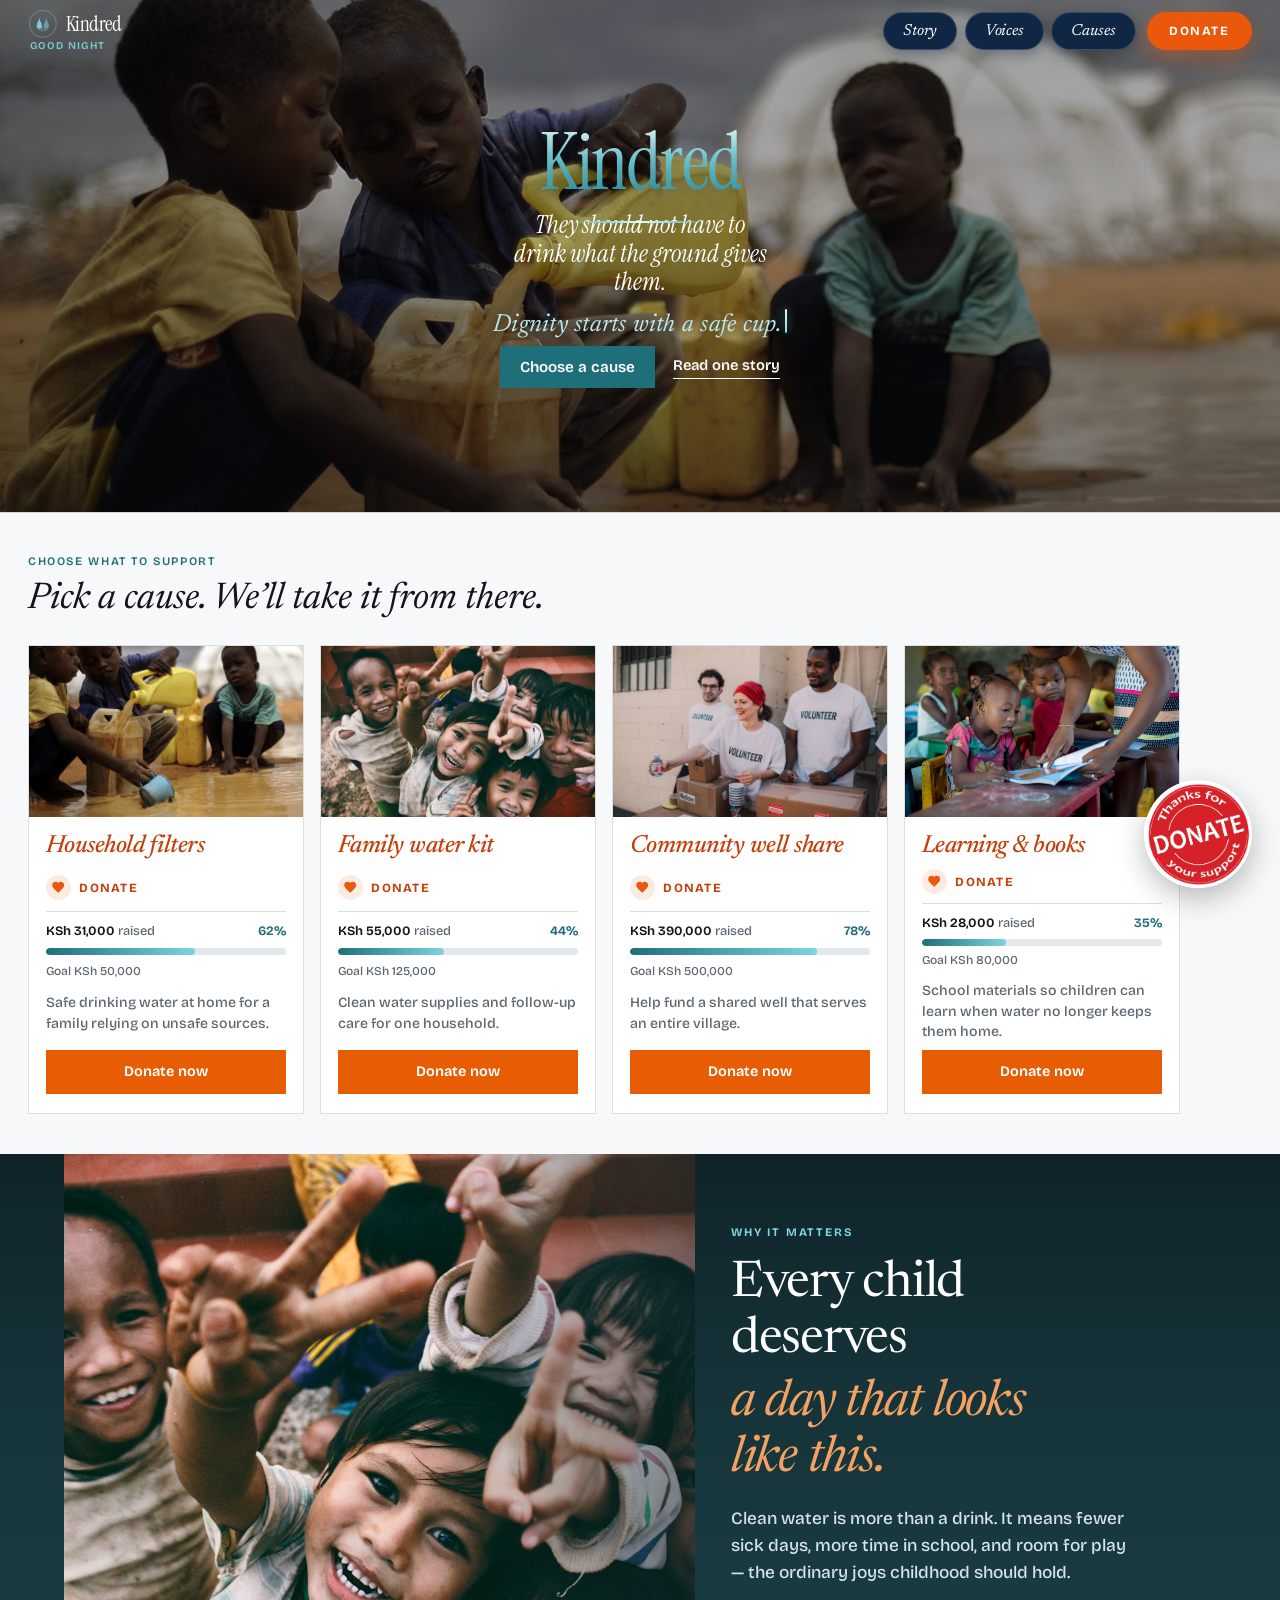
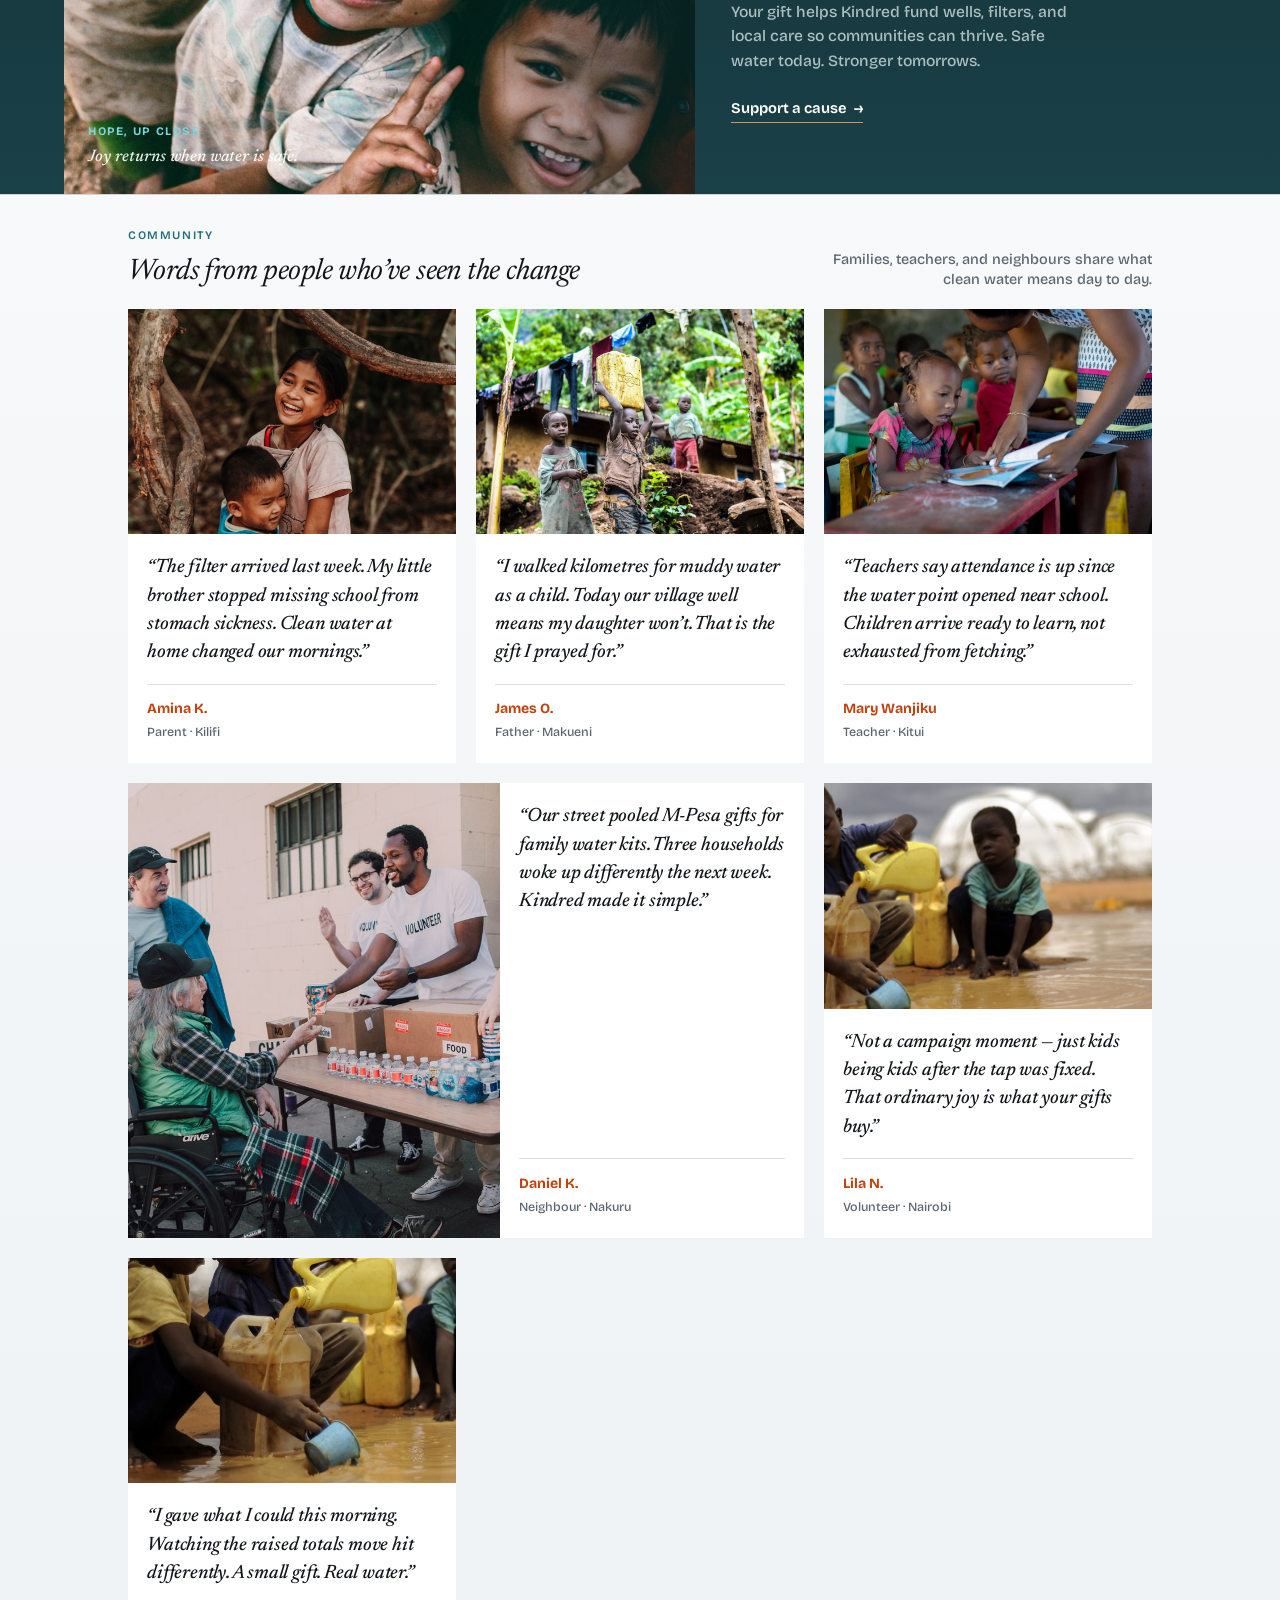
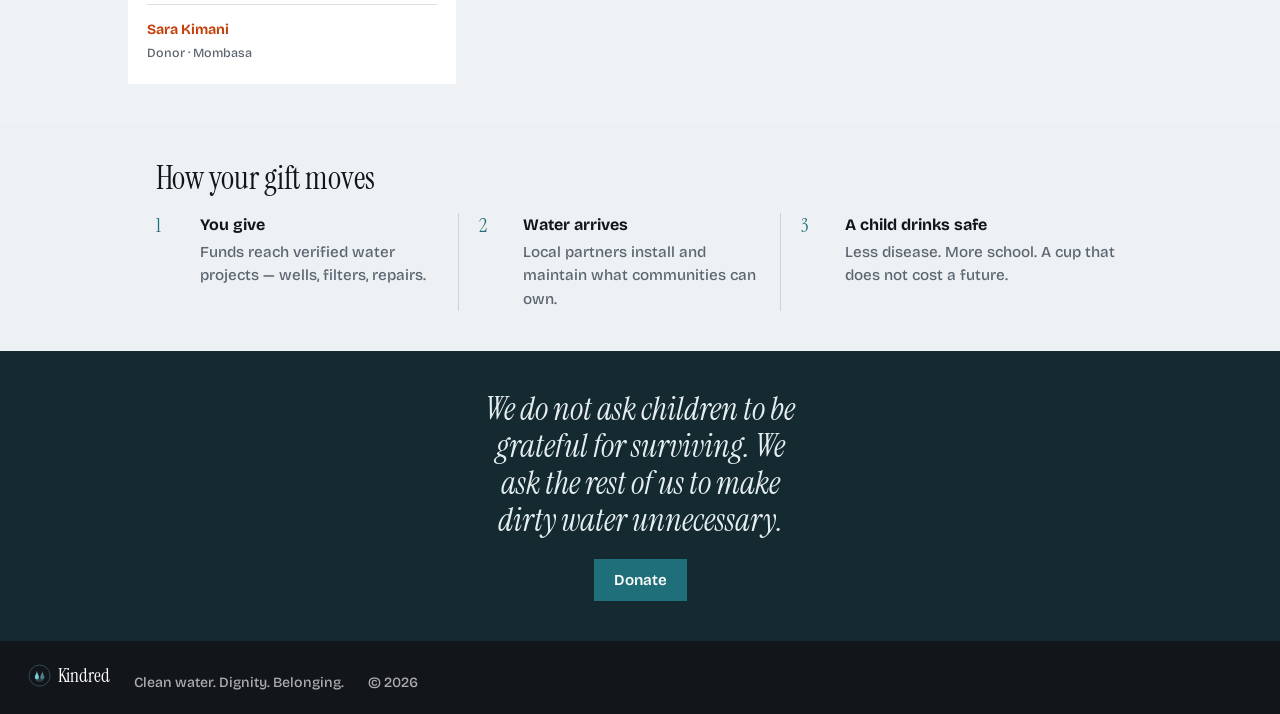
<file: index.html>
<!DOCTYPE html>
<html lang="en">
<head>
  <meta charset="UTF-8" />
  <meta name="viewport" content="width=device-width, initial-scale=1.0" />
  <title>Kindred — Clean water. Dignity. Belonging.</title>
  <meta name="description" content="Kindred brings clean water and dignity to children who collect it from the mud. Give once. Change a morning." />
  <link rel="preconnect" href="https://fonts.googleapis.com" />
  <link rel="preconnect" href="https://fonts.gstatic.com" crossorigin />
  <link href="https://fonts.googleapis.com/css2?family=Bricolage+Grotesque:opsz,wght@12..96,500;12..96,600;12..96,700&family=Instrument+Serif:ital@0;1&family=Newsreader:ital,opsz,wght@1,6..72,400;1,6..72,500&display=swap" rel="stylesheet" />
  <link rel="icon" href="assets/logo.svg" type="image/svg+xml" />
  <link rel="stylesheet" href="styles.css" />
</head>
<body>
  <a class="skip-link" href="#main">Skip to content</a>

  <header class="site-header" data-header>
    <div class="header-brand">
      <a class="logo" href="#top" aria-label="Kindred home">
        <span class="logo-mark" aria-hidden="true">
          <svg xmlns="http://www.w3.org/2000/svg" viewBox="0 0 64 64" fill="none">
            <circle cx="32" cy="32" r="29" stroke="currentColor" stroke-width="2.2" opacity="0.35"/>
            <path d="M24.5 18.5c0 7.2-5.8 11.8-5.8 18.2a5.8 5.8 0 1 0 11.6 0c0-6.4-5.8-11-5.8-18.2z" fill="currentColor" opacity="0.95"/>
            <path d="M39.5 18.5c0 7.2-5.8 11.8-5.8 18.2a5.8 5.8 0 1 0 11.6 0c0-6.4-5.8-11-5.8-18.2z" fill="currentColor" opacity="0.55"/>
            <ellipse cx="32" cy="44.5" rx="11" ry="4.2" fill="currentColor" opacity="0.22"/>
          </svg>
        </span>
        <span class="logo-word">Kindred</span>
      </a>
      <p class="label greeting header-greeting" data-greeting>
        <span class="greeting-text" data-greeting-text></span><span class="greeting-caret" aria-hidden="true"></span>
      </p>
    </div>
    <nav class="nav" aria-label="Primary">
      <a href="#story">Story</a>
      <a href="#voices">Voices</a>
      <a href="#causes">Causes</a>
      <a href="donate.html" class="nav-cta">Donate</a>
    </nav>
    <button class="menu-toggle" type="button" aria-label="Open menu" aria-expanded="false" data-menu-toggle>
      <span></span><span></span>
    </button>
  </header>

  <div class="mobile-nav" data-mobile-nav hidden>
    <a href="#story">Story</a>
    <a href="#voices">Voices</a>
    <a href="#causes">Causes</a>
    <a href="donate.html">Donate</a>
  </div>

  <main id="main">
    <section class="hero" id="top" data-hero-slider>
      <div class="hero-slides" aria-hidden="true">
        <img
          class="hero-img is-active"
          src="assets/hero.jpg"
          alt="Children collecting unsafe muddy water near aid tents"
          data-slide-img
        />
        <img
          class="hero-img"
          src="assets/hero-2.jpg"
          alt="Children laughing with hope in a rural community"
          data-slide-img
        />
      </div>
      <div class="hero-shade" aria-hidden="true"></div>
      <div class="hero-inner">
        <p class="brand" data-reveal data-delay="0" aria-label="Kindred">
          <span class="brand-letter" style="--i:0">K</span><span class="brand-letter" style="--i:1">i</span><span class="brand-letter" style="--i:2">n</span><span class="brand-letter" style="--i:3">d</span><span class="brand-letter" style="--i:4">r</span><span class="brand-letter" style="--i:5">e</span><span class="brand-letter" style="--i:6">d</span>
        </p>
        <div class="hero-copy" data-hero-copy>
          <h1 data-reveal data-delay="1">They should not have to drink what the ground gives them.</h1>
          <p class="lede type-line" data-reveal data-delay="2" data-type-line aria-live="polite">
            <span data-type-text></span><span class="type-caret" aria-hidden="true"></span>
          </p>
        </div>
        <div class="hero-actions" data-reveal data-delay="3">
          <a class="btn" href="#causes">Choose a cause</a>
          <a class="link-quiet" href="#story">Read one story</a>
        </div>
      </div>
    </section>

    <section class="causes" id="causes" aria-labelledby="causes-heading">
      <div class="causes-intro" data-reveal>
        <p class="label">Choose what to support</p>
        <h2 id="causes-heading">Pick a cause. We’ll take it from there.</h2>
      </div>

      <div class="cause-list">
        <a class="cause" href="donate.html?cause=filters" data-reveal>
          <div class="cause-media">
            <img src="assets/cause-filter.jpg" alt="Children collecting muddy water into plastic jerrycans" />
          </div>
          <div class="cause-body">
            <h3>Household filters</h3>
            <p class="cause-gift">
              <span class="cause-support" title="Support" aria-hidden="true">
                <svg viewBox="0 0 24 24" fill="none" xmlns="http://www.w3.org/2000/svg">
                  <path d="M12 21.35l-1.45-1.32C5.4 15.36 2 12.28 2 8.5 2 5.42 4.42 3 7.5 3c1.74 0 3.41.81 4.5 2.09C13.09 3.81 14.76 3 16.5 3 19.58 3 22 5.42 22 8.5c0 3.78-3.4 6.86-8.55 11.54L12 21.35z" fill="currentColor"/>
                </svg>
              </span>
              <span class="cause-donate-line">
                <span data-cause-type data-type-word="Donate"></span><span class="cause-type-caret" aria-hidden="true"></span>
              </span>
            </p>
            <div class="cause-fund" data-cause-fund="filters" data-goal="50000" data-base-raised="31000" style="--raised: 62">
              <div class="cause-fund-meta">
                <span><b data-raised-label>KSh 31,000</b> raised</span>
                <span data-raised-pct>62%</span>
              </div>
              <div class="cause-progress-bar" role="presentation"><span></span></div>
              <p class="cause-goal">Goal KSh 50,000</p>
            </div>
            <p class="cause-desc">Safe drinking water at home for a family relying on unsafe sources.</p>
            <span class="cause-cta">Donate now</span>
          </div>
        </a>
        <a class="cause" href="donate.html?cause=family" data-reveal data-delay="1">
          <div class="cause-media">
            <img src="assets/cause-family.jpg" alt="Children smiling despite worn clothes, looking up with hope" />
          </div>
          <div class="cause-body">
            <h3>Family water kit</h3>
            <p class="cause-gift">
              <span class="cause-support" title="Support" aria-hidden="true">
                <svg viewBox="0 0 24 24" fill="none" xmlns="http://www.w3.org/2000/svg">
                  <path d="M12 21.35l-1.45-1.32C5.4 15.36 2 12.28 2 8.5 2 5.42 4.42 3 7.5 3c1.74 0 3.41.81 4.5 2.09C13.09 3.81 14.76 3 16.5 3 19.58 3 22 5.42 22 8.5c0 3.78-3.4 6.86-8.55 11.54L12 21.35z" fill="currentColor"/>
                </svg>
              </span>
              <span class="cause-donate-line">
                <span data-cause-type data-type-word="Donate"></span><span class="cause-type-caret" aria-hidden="true"></span>
              </span>
            </p>
            <div class="cause-fund" data-cause-fund="family" data-goal="125000" data-base-raised="55000" style="--raised: 44">
              <div class="cause-fund-meta">
                <span><b data-raised-label>KSh 55,000</b> raised</span>
                <span data-raised-pct>44%</span>
              </div>
              <div class="cause-progress-bar" role="presentation"><span></span></div>
              <p class="cause-goal">Goal KSh 125,000</p>
            </div>
            <p class="cause-desc">Clean water supplies and follow-up care for one household.</p>
            <span class="cause-cta">Donate now</span>
          </div>
        </a>
        <a class="cause" href="donate.html?cause=well" data-reveal data-delay="2">
          <div class="cause-media">
            <img src="assets/cause-well.jpg" alt="Volunteers handing out water and aid supplies" />
          </div>
          <div class="cause-body">
            <h3>Community well share</h3>
            <p class="cause-gift">
              <span class="cause-support" title="Support" aria-hidden="true">
                <svg viewBox="0 0 24 24" fill="none" xmlns="http://www.w3.org/2000/svg">
                  <path d="M12 21.35l-1.45-1.32C5.4 15.36 2 12.28 2 8.5 2 5.42 4.42 3 7.5 3c1.74 0 3.41.81 4.5 2.09C13.09 3.81 14.76 3 16.5 3 19.58 3 22 5.42 22 8.5c0 3.78-3.4 6.86-8.55 11.54L12 21.35z" fill="currentColor"/>
                </svg>
              </span>
              <span class="cause-donate-line">
                <span data-cause-type data-type-word="Donate"></span><span class="cause-type-caret" aria-hidden="true"></span>
              </span>
            </p>
            <div class="cause-fund" data-cause-fund="well" data-goal="500000" data-base-raised="390000" style="--raised: 78">
              <div class="cause-fund-meta">
                <span><b data-raised-label>KSh 390,000</b> raised</span>
                <span data-raised-pct>78%</span>
              </div>
              <div class="cause-progress-bar" role="presentation"><span></span></div>
              <p class="cause-goal">Goal KSh 500,000</p>
            </div>
            <p class="cause-desc">Help fund a shared well that serves an entire village.</p>
            <span class="cause-cta">Donate now</span>
          </div>
        </a>
        <a class="cause" href="donate.html?cause=learning" data-reveal data-delay="3">
          <div class="cause-media">
            <img src="assets/cause-learn.jpg" alt="Teacher helping a young girl read at a worn classroom desk" />
          </div>
          <div class="cause-body">
            <h3>Learning &amp; books</h3>
            <p class="cause-gift">
              <span class="cause-support" title="Support" aria-hidden="true">
                <svg viewBox="0 0 24 24" fill="none" xmlns="http://www.w3.org/2000/svg">
                  <path d="M12 21.35l-1.45-1.32C5.4 15.36 2 12.28 2 8.5 2 5.42 4.42 3 7.5 3c1.74 0 3.41.81 4.5 2.09C13.09 3.81 14.76 3 16.5 3 19.58 3 22 5.42 22 8.5c0 3.78-3.4 6.86-8.55 11.54L12 21.35z" fill="currentColor"/>
                </svg>
              </span>
              <span class="cause-donate-line">
                <span data-cause-type data-type-word="Donate"></span><span class="cause-type-caret" aria-hidden="true"></span>
              </span>
            </p>
            <div class="cause-fund" data-cause-fund="learning" data-goal="80000" data-base-raised="28000" style="--raised: 35">
              <div class="cause-fund-meta">
                <span><b data-raised-label>KSh 28,000</b> raised</span>
                <span data-raised-pct>35%</span>
              </div>
              <div class="cause-progress-bar" role="presentation"><span></span></div>
              <p class="cause-goal">Goal KSh 80,000</p>
            </div>
            <p class="cause-desc">School materials so children can learn when water no longer keeps them home.</p>
            <span class="cause-cta">Donate now</span>
          </div>
        </a>
      </div>
    </section>

    <section class="story" id="story" data-story-slider>
      <div class="story-shell">
        <div class="story-visual" data-reveal>
          <div class="story-slides" aria-hidden="true">
            <img class="story-img is-active" src="assets/story-2.jpg" alt="" data-story-img />
            <img class="story-img" src="assets/hero-2.jpg" alt="" data-story-img />
            <img class="story-img" src="assets/cause-learn.jpg" alt="" data-story-img />
            <img class="story-img" src="assets/cause-family.jpg" alt="" data-story-img />
            <img class="story-img" src="assets/hero.jpg" alt="" data-story-img />
          </div>
          <div class="story-caption">
            <span class="story-visual-tag" data-story-tag>Hope, up close</span>
            <span class="story-visual-note" data-story-note>Joy returns when water is safe.</span>
          </div>
        </div>

        <div class="story-copy" data-reveal data-delay="1" data-story-copy>
          <p class="story-kicker" data-story-kicker>Why it matters</p>
          <h2 class="story-title">
            <span data-story-title-main>Every child deserves</span>
            <em data-story-title-em>a day that looks like this.</em>
          </h2>
          <p class="story-lead" data-story-lead>
            Clean water is more than a drink. It means fewer sick days, more time in school, and room for play — the ordinary joys childhood should hold.
          </p>
          <p class="story-body" data-story-body>
            Your gift helps Kindred fund wells, filters, and local care so communities can thrive. Safe water today. Stronger tomorrows.
          </p>
          <a class="story-link" href="#causes">Support a cause <span aria-hidden="true">→</span></a>
        </div>
      </div>
    </section>

    <section class="voices" id="voices" aria-labelledby="voices-heading" data-voices>
      <div class="voices-intro" data-reveal>
        <p class="label">Community</p>
        <div class="voices-intro-row">
          <h2 id="voices-heading">Words from people who’ve seen the change</h2>
          <p>Families, teachers, and neighbours share what clean water means day to day.</p>
        </div>
      </div>

      <div class="voices-grid">
        <article class="voice" data-reveal>
          <img src="assets/voice-1.jpg" alt="Two children laughing outdoors" />
          <blockquote>
            <p>“The filter arrived last week. My little brother stopped missing school from stomach sickness. Clean water at home changed our mornings.”</p>
            <footer>
              <cite>Amina K.</cite>
              <span>Parent · Kilifi</span>
            </footer>
          </blockquote>
        </article>

        <article class="voice" data-reveal data-delay="1">
          <img src="assets/voice-2.jpg" alt="Boy carrying a yellow water jerrycan on his head" />
          <blockquote>
            <p>“I walked kilometres for muddy water as a child. Today our village well means my daughter won’t. That is the gift I prayed for.”</p>
            <footer>
              <cite>James O.</cite>
              <span>Father · Makueni</span>
            </footer>
          </blockquote>
        </article>

        <article class="voice" data-reveal data-delay="2">
          <img src="assets/voice-6.jpg" alt="Child reading with a teacher in class" />
          <blockquote>
            <p>“Teachers say attendance is up since the water point opened near school. Children arrive ready to learn, not exhausted from fetching.”</p>
            <footer>
              <cite>Mary Wanjiku</cite>
              <span>Teacher · Kitui</span>
            </footer>
          </blockquote>
        </article>

        <article class="voice voice-wide" data-reveal>
          <img src="assets/voice-5.jpg" alt="Volunteers handing out water and aid" />
          <blockquote>
            <p>“Our street pooled M-Pesa gifts for family water kits. Three households woke up differently the next week. Kindred made it simple.”</p>
            <footer>
              <cite>Daniel K.</cite>
              <span>Neighbour · Nakuru</span>
            </footer>
          </blockquote>
        </article>

        <article class="voice" data-reveal data-delay="1">
          <img src="assets/voice-3.jpg" alt="Children collecting water near a puddle" />
          <blockquote>
            <p>“Not a campaign moment — just kids being kids after the tap was fixed. That ordinary joy is what your gifts buy.”</p>
            <footer>
              <cite>Lila N.</cite>
              <span>Volunteer · Nairobi</span>
            </footer>
          </blockquote>
        </article>

        <article class="voice" data-reveal data-delay="2">
          <img src="assets/voice-4.jpg" alt="Hands pouring water into a container" />
          <blockquote>
            <p>“I gave what I could this morning. Watching the raised totals move hit differently. A small gift. Real water.”</p>
            <footer>
              <cite>Sara Kimani</cite>
              <span>Donor · Mombasa</span>
            </footer>
          </blockquote>
        </article>
      </div>
    </section>

    <section class="path">
      <h2 data-reveal>How your gift moves</h2>
      <ol>
        <li data-reveal data-delay="0"><span>1</span><div><strong>You give</strong><p>Funds reach verified water projects — wells, filters, repairs.</p></div></li>
        <li data-reveal data-delay="1"><span>2</span><div><strong>Water arrives</strong><p>Local partners install and maintain what communities can own.</p></div></li>
        <li data-reveal data-delay="2"><span>3</span><div><strong>A child drinks safe</strong><p>Less disease. More school. A cup that does not cost a future.</p></div></li>
      </ol>
    </section>

    <section class="vow" data-reveal>
      <h2>We do not ask children to be grateful for surviving. We ask the rest of us to make dirty water unnecessary.</h2>
      <a class="btn" href="#causes">Donate</a>
    </section>
  </main>

  <footer class="site-footer">
    <strong class="footer-brand">
      <span class="logo-mark" aria-hidden="true">
        <svg xmlns="http://www.w3.org/2000/svg" viewBox="0 0 64 64" fill="none">
          <circle cx="32" cy="32" r="29" stroke="currentColor" stroke-width="2.2" opacity="0.35"/>
          <path d="M24.5 18.5c0 7.2-5.8 11.8-5.8 18.2a5.8 5.8 0 1 0 11.6 0c0-6.4-5.8-11-5.8-18.2z" fill="currentColor" opacity="0.95"/>
          <path d="M39.5 18.5c0 7.2-5.8 11.8-5.8 18.2a5.8 5.8 0 1 0 11.6 0c0-6.4-5.8-11-5.8-18.2z" fill="currentColor" opacity="0.55"/>
          <ellipse cx="32" cy="44.5" rx="11" ry="4.2" fill="currentColor" opacity="0.22"/>
        </svg>
      </span>
      Kindred
    </strong>
    <span>Clean water. Dignity. Belonging.</span>
    <span>© <span data-year></span></span>
  </footer>

  <a class="donate-float" href="donate.html" aria-label="Donate — thanks for your support">
    <img src="assets/donate-badge.jpg" alt="" width="120" height="120" />
  </a>

  <script src="script.js"></script>
</body>
</html>
</file>
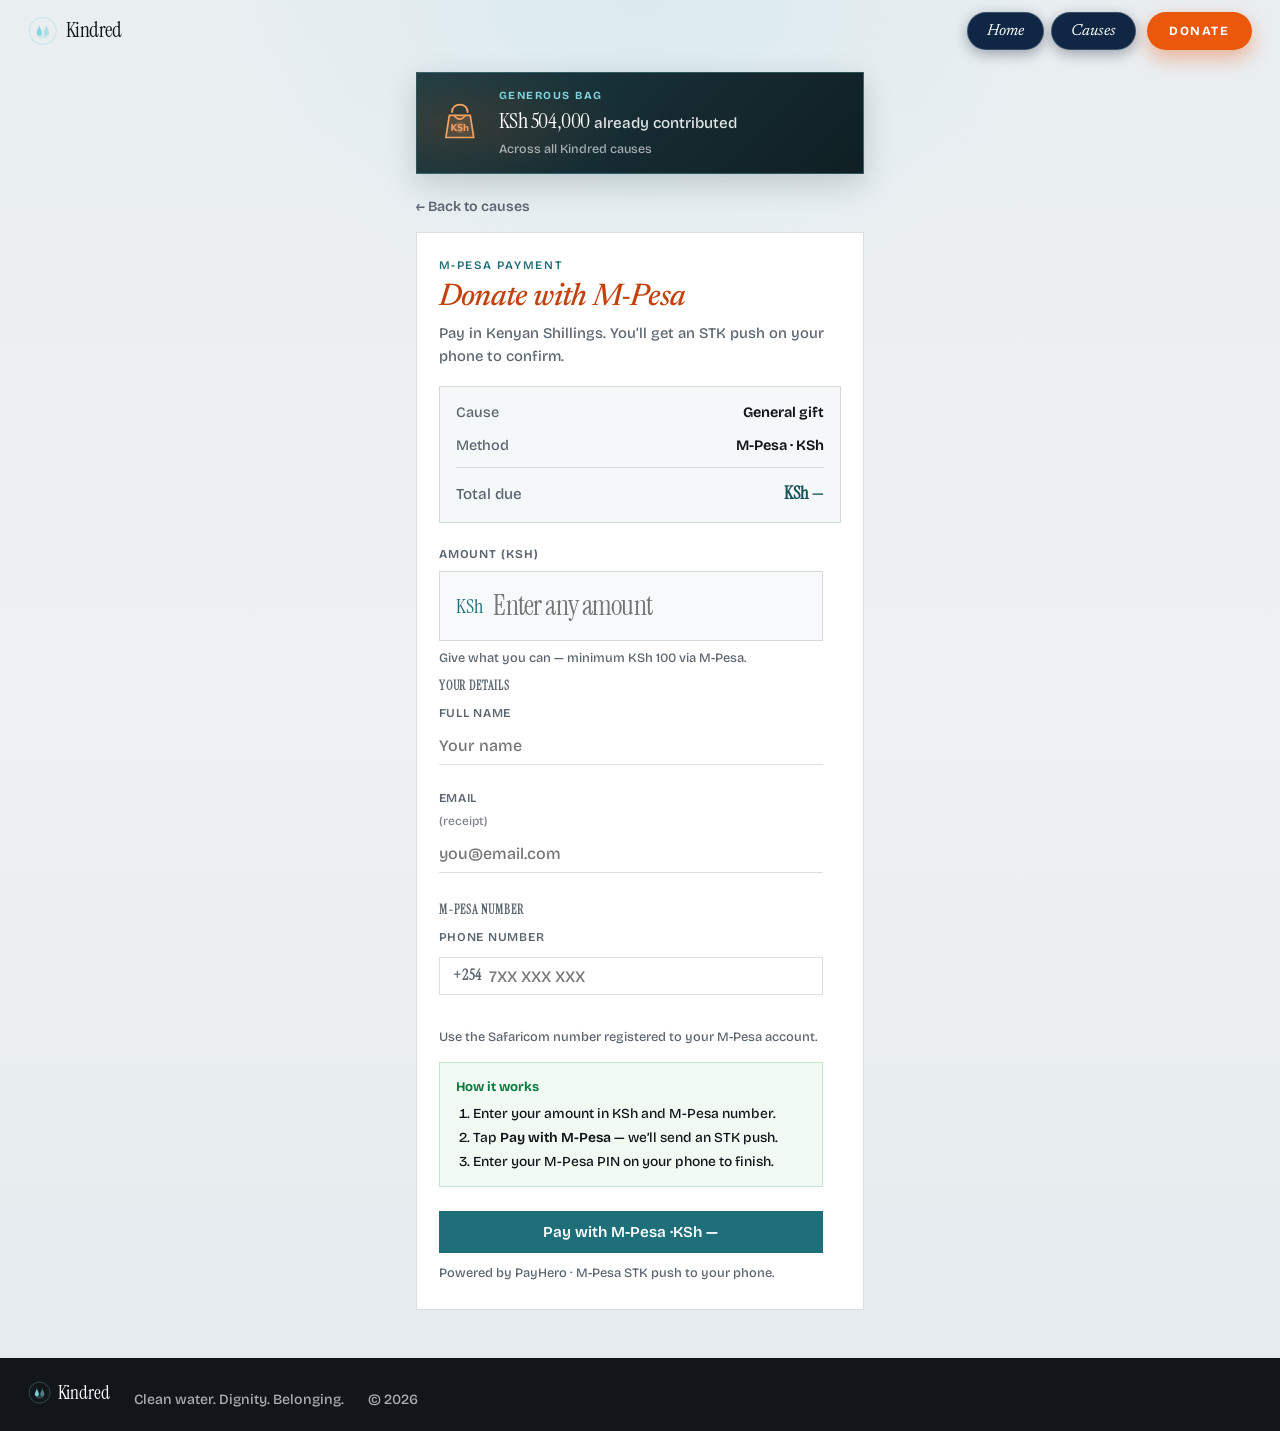
<file: donate.html>
<!DOCTYPE html>
<html lang="en">
<head>
  <meta charset="UTF-8" />
  <meta name="viewport" content="width=device-width, initial-scale=1.0" />
  <title>Donate — Kindred</title>
  <meta name="description" content="Donate to Kindred. Your gift funds clean water, dignity, and belonging for children who need it most." />
  <link rel="preconnect" href="https://fonts.googleapis.com" />
  <link rel="preconnect" href="https://fonts.gstatic.com" crossorigin />
  <link href="https://fonts.googleapis.com/css2?family=Bricolage+Grotesque:opsz,wght@12..96,500;12..96,600;12..96,700&family=Instrument+Serif:ital@0;1&family=Newsreader:ital,opsz,wght@1,6..72,400;1,6..72,500&display=swap" rel="stylesheet" />
  <link rel="icon" href="assets/logo.svg" type="image/svg+xml" />
  <link rel="stylesheet" href="styles.css" />
</head>
<body class="page-donate">
  <a class="skip-link" href="#main">Skip to content</a>

  <header class="site-header is-scrolled" data-header>
    <a class="logo" href="index.html" aria-label="Kindred home">
      <span class="logo-mark" aria-hidden="true">
        <svg xmlns="http://www.w3.org/2000/svg" viewBox="0 0 64 64" fill="none">
          <circle cx="32" cy="32" r="29" stroke="currentColor" stroke-width="2.2" opacity="0.35"/>
          <path d="M24.5 18.5c0 7.2-5.8 11.8-5.8 18.2a5.8 5.8 0 1 0 11.6 0c0-6.4-5.8-11-5.8-18.2z" fill="currentColor" opacity="0.95"/>
          <path d="M39.5 18.5c0 7.2-5.8 11.8-5.8 18.2a5.8 5.8 0 1 0 11.6 0c0-6.4-5.8-11-5.8-18.2z" fill="currentColor" opacity="0.55"/>
          <ellipse cx="32" cy="44.5" rx="11" ry="4.2" fill="currentColor" opacity="0.22"/>
        </svg>
      </span>
      <span class="logo-word">Kindred</span>
    </a>
    <nav class="nav" aria-label="Primary">
      <a href="index.html">Home</a>
      <a href="index.html#causes">Causes</a>
      <a href="donate.html" class="nav-cta" aria-current="page">Donate</a>
    </nav>
    <button class="menu-toggle" type="button" aria-label="Open menu" aria-expanded="false" data-menu-toggle>
      <span></span><span></span>
    </button>
  </header>

  <div class="mobile-nav" data-mobile-nav hidden>
    <a href="index.html">Home</a>
    <a href="index.html#causes">Causes</a>
    <a href="donate.html">Donate</a>
  </div>

  <div class="generous-bag" data-generous-bag>
    <div class="generous-bag-inner">
      <span class="generous-bag-icon" aria-hidden="true">
        <svg viewBox="0 0 64 64" fill="none" xmlns="http://www.w3.org/2000/svg">
          <path d="M22 18c0-5.5 4-9.5 10-9.5S42 12.5 42 18" stroke="currentColor" stroke-width="2.4" stroke-linecap="round"/>
          <path d="M18.5 22.5h27l4.5 28.5H14L18.5 22.5z" fill="currentColor" opacity="0.18"/>
          <path d="M18.5 22.5h27l4.5 28.5H14L18.5 22.5z" stroke="currentColor" stroke-width="2.2" stroke-linejoin="round"/>
          <path d="M25 22.5c1.8 3.2 4.2 4.8 7 4.8s5.2-1.6 7-4.8" stroke="currentColor" stroke-width="2.2" stroke-linecap="round"/>
          <circle cx="32" cy="38" r="7.5" fill="currentColor" opacity="0.22"/>
          <text x="32" y="42" text-anchor="middle" font-size="11" font-weight="700" fill="currentColor" font-family="system-ui,sans-serif">KSh</text>
        </svg>
      </span>
      <div class="generous-bag-copy">
        <p class="generous-bag-label">Generous bag</p>
        <p class="generous-bag-amount"><strong data-contributed-amount>KSh 0</strong> already contributed</p>
        <p class="generous-bag-meta" data-contributed-meta>Across all Kindred causes</p>
      </div>
    </div>
  </div>

  <main id="main" class="pay-shell">
    <a class="pay-back" href="index.html#causes">← Back to causes</a>

    <section class="pay-panel" id="donate">
      <header class="pay-head">
        <p class="label">M-Pesa payment</p>
        <h1 data-donate-title>Donate with M-Pesa</h1>
        <p class="pay-lede" data-donate-lede>Pay in Kenyan Shillings. You’ll get an STK push on your phone to confirm.</p>
      </header>

      <div class="pay-summary">
        <div class="pay-summary-row">
          <span>Cause</span>
          <strong data-donate-selected>General gift</strong>
        </div>
        <div class="pay-summary-row">
          <span>Method</span>
          <strong class="pay-method">M-Pesa · KSh</strong>
        </div>
        <div class="pay-summary-row pay-summary-total">
          <span>Total due</span>
          <strong data-pay-total>KSh —</strong>
        </div>
      </div>

      <form class="give-form donate-form" data-give-form novalidate>
        <input type="hidden" name="cause" value="" data-cause-input />
        <input type="hidden" name="method" value="mpesa" />

        <div class="amount-edit">
          <label class="amount-edit-label" for="donate-amount">Amount (KSh)</label>
          <div class="amount-edit-field">
            <span class="amount-prefix">KSh</span>
            <input
              id="donate-amount"
              type="number"
              name="donateAmount"
              data-donate-amount
              min="100"
              step="50"
              value=""
              required
              inputmode="numeric"
              placeholder="Enter any amount"
              aria-describedby="amount-hint"
            />
          </div>
          <p class="amount-hint" id="amount-hint">Give what you can — minimum KSh 100 via M-Pesa.</p>
        </div>

        <div class="pay-section">
          <h2 class="pay-section-title">Your details</h2>
          <div class="donate-fields">
            <label class="field">Full name <input type="text" name="name" required autocomplete="name" placeholder="Your name" /></label>
            <label class="field">Email <em>(receipt)</em>
              <input type="email" name="email" required autocomplete="email" placeholder="you@email.com" />
            </label>
          </div>
        </div>

        <div class="pay-section">
          <h2 class="pay-section-title">M-Pesa number</h2>
          <div class="donate-fields">
            <label class="field" for="mpesa-phone">Phone number
              <div class="mpesa-phone-field">
                <span class="mpesa-prefix" aria-hidden="true">+254</span>
                <input
                  id="mpesa-phone"
                  type="tel"
                  name="mpesaPhone"
                  data-mpesa-phone
                  required
                  inputmode="numeric"
                  autocomplete="tel-national"
                  placeholder="7XX XXX XXX"
                  maxlength="12"
                  pattern="[17][0-9\s]{8,11}"
                  aria-describedby="mpesa-hint"
                />
              </div>
            </label>
            <p class="amount-hint" id="mpesa-hint">Use the Safaricom number registered to your M-Pesa account.</p>
          </div>

          <div class="mpesa-steps">
            <p><strong>How it works</strong></p>
            <ol>
              <li>Enter your amount in KSh and M-Pesa number.</li>
              <li>Tap <em>Pay with M-Pesa</em> — we’ll send an STK push.</li>
              <li>Enter your M-Pesa PIN on your phone to finish.</li>
            </ol>
          </div>
        </div>

        <button type="submit" class="btn btn-block donate-submit">
          Pay with M-Pesa · <span data-submit-amount>KSh —</span>
        </button>
        <p class="pay-error" data-pay-error hidden></p>
        <p class="note">Powered by PayHero · M-Pesa STK push to your phone.</p>
      </form>

      <div class="give-thanks donate-thanks" data-thanks hidden>
        <p class="label">M-Pesa request sent</p>
        <h3>Check your phone.</h3>
        <p data-thanks-copy>Enter your M-Pesa PIN when the prompt appears. Your KSh gift will support clean water.</p>
        <button type="button" class="btn" data-thanks-close>Make another gift</button>
        <p class="note"><a class="link-quiet" href="index.html">← Back to home</a></p>
      </div>
    </section>
  </main>

  <footer class="site-footer">
    <strong class="footer-brand">
      <span class="logo-mark" aria-hidden="true">
        <svg xmlns="http://www.w3.org/2000/svg" viewBox="0 0 64 64" fill="none">
          <circle cx="32" cy="32" r="29" stroke="currentColor" stroke-width="2.2" opacity="0.35"/>
          <path d="M24.5 18.5c0 7.2-5.8 11.8-5.8 18.2a5.8 5.8 0 1 0 11.6 0c0-6.4-5.8-11-5.8-18.2z" fill="currentColor" opacity="0.95"/>
          <path d="M39.5 18.5c0 7.2-5.8 11.8-5.8 18.2a5.8 5.8 0 1 0 11.6 0c0-6.4-5.8-11-5.8-18.2z" fill="currentColor" opacity="0.55"/>
          <ellipse cx="32" cy="44.5" rx="11" ry="4.2" fill="currentColor" opacity="0.22"/>
        </svg>
      </span>
      Kindred
    </strong>
    <span>Clean water. Dignity. Belonging.</span>
    <span>© <span data-year></span></span>
  </footer>

  <script src="script.js"></script>
</body>
</html>
</file>
<file: styles.css>
/* Kindred — dense, direct, no wasted air */

:root {
  --ink: #12161a;
  --mute: #5c6670;
  --paper: #eef1f3;
  --snow: #f7f8f9;
  --line: rgba(18, 22, 26, 0.14);
  --mark: #1f6f7a;
  --mark-deep: #15545c;
  --ease: cubic-bezier(0.2, 1, 0.3, 1);
  --display: "Instrument Serif", Georgia, serif;
  --sans: "Bricolage Grotesque", system-ui, sans-serif;
  --g: clamp(1rem, 3vw, 1.75rem);
}

*, *::before, *::after { box-sizing: border-box; }

html {
  scroll-behavior: smooth;
  scroll-padding-top: 5.5rem;
}

body {
  margin: 0;
  font-family: var(--sans);
  font-size: 1.05rem;
  font-weight: 500;
  line-height: 1.55;
  color: var(--ink);
  background: var(--paper);
  -webkit-font-smoothing: antialiased;
}

img { display: block; max-width: 100%; }

a { color: inherit; }

h1, h2, h3 {
  font-family: var(--display);
  font-weight: 400;
  line-height: 1.15;
  margin: 0 0 0.55em;
}

p { margin: 0 0 0.75em; }
p:last-child { margin-bottom: 0; }

.sr-only {
  position: absolute;
  width: 1px;
  height: 1px;
  overflow: hidden;
  clip: rect(0, 0, 0, 0);
}

.skip-link {
  position: absolute;
  left: 1rem;
  top: -4rem;
  z-index: 100;
  padding: 0.6rem 0.9rem;
  background: var(--ink);
  color: #fff;
}
.skip-link:focus { top: 0.75rem; }

.label {
  font-size: 0.72rem;
  font-weight: 600;
  letter-spacing: 0.14em;
  text-transform: uppercase;
  color: var(--mark);
  margin-bottom: 0.5rem;
}

.greeting {
  display: inline-flex;
  align-items: center;
  min-height: 1.2em;
  letter-spacing: 0.12em;
}

.header-brand {
  display: flex;
  flex-direction: column;
  align-items: flex-start;
  gap: 0.05rem;
  line-height: 1.1;
}

.header-greeting {
  margin: 0;
  padding-left: 0.1rem;
  color: inherit;
  font-size: 0.65rem;
  font-weight: 650;
  text-transform: uppercase;
  letter-spacing: 0.12em;
  opacity: 0.9;
}

.site-header:not(.is-scrolled) .header-greeting {
  color: #7ed4de;
}

.site-header.is-scrolled .header-greeting {
  color: var(--mark);
}

.header-greeting .greeting-caret {
  background: currentColor;
  height: 0.75em;
}

.greeting-text {
  display: inline-block;
}

.greeting-caret {
  display: inline-block;
  width: 1.5px;
  height: 0.85em;
  margin-left: 0.2em;
  background: var(--mark);
  animation: caretBlink 0.9s steps(1) infinite;
  opacity: 0;
}

.greeting.is-typing .greeting-caret {
  opacity: 1;
}

.greeting.is-done .greeting-caret {
  animation: caretBlink 0.9s steps(1) 4;
  opacity: 0;
}

/* Header — compact */

.site-header {
  position: fixed;
  inset: 0 0 auto;
  z-index: 40;
  display: flex;
  align-items: center;
  justify-content: space-between;
  min-height: 3.85rem;
  height: auto;
  padding: 0.45rem var(--g);
  color: #fff;
}

.site-header.is-scrolled {
  color: var(--ink);
  background: rgba(250, 249, 247, 0.94);
  border-bottom: 1px solid var(--line);
  backdrop-filter: blur(8px);
}

.logo {
  display: inline-flex;
  align-items: center;
  gap: 0.55rem;
  font-family: var(--display);
  font-size: 1.3rem;
  text-decoration: none;
  letter-spacing: -0.02em;
}

.logo-mark {
  display: grid;
  place-items: center;
  width: 1.85rem;
  height: 1.85rem;
  color: #7ed4de;
  flex-shrink: 0;
}

.site-header.is-scrolled .logo-mark {
  color: var(--mark);
}

.logo-mark svg {
  width: 100%;
  height: 100%;
  display: block;
}

.logo-word {
  line-height: 1;
}

.nav {
  display: none;
  gap: 0.45rem;
  align-items: center;
}

.nav a {
  position: relative;
  display: inline-flex;
  align-items: center;
  justify-content: center;
  text-decoration: none;
  font-family: "Newsreader", "Instrument Serif", Georgia, serif;
  font-size: 1rem;
  font-style: italic;
  font-weight: 400;
  letter-spacing: -0.01em;
  color: inherit;
  padding: 0.55rem 1.2rem;
  min-height: 2.35rem;
  border: 1px solid transparent;
  border-radius: 999px;
  line-height: 1;
  white-space: nowrap;
  cursor: pointer;
  transition: color 0.2s, background 0.2s, border-color 0.2s, transform 0.2s var(--ease), box-shadow 0.2s;
}

.nav a:not(.nav-cta)::after {
  display: none;
}

.site-header:not(.is-scrolled) .nav a:not(.nav-cta) {
  color: #fff;
  background: #0f2744;
  border-color: rgba(255, 255, 255, 0.18);
  box-shadow: 0 4px 14px rgba(8, 20, 36, 0.35);
}

.site-header:not(.is-scrolled) .nav a:not(.nav-cta):hover,
.site-header:not(.is-scrolled) .nav a:not(.nav-cta):focus-visible {
  background: #173a5c;
  border-color: rgba(255, 255, 255, 0.35);
  transform: translateY(-1px);
}

.site-header.is-scrolled .nav a:not(.nav-cta) {
  color: #fff;
  background: #0f2744;
  border-color: #0f2744;
  box-shadow: 0 3px 10px rgba(15, 39, 68, 0.22);
}

.site-header.is-scrolled .nav a:not(.nav-cta):hover,
.site-header.is-scrolled .nav a:not(.nav-cta):focus-visible {
  color: #fff;
  background: #173a5c;
  border-color: #173a5c;
  transform: translateY(-1px);
}

.nav-cta {
  margin-left: 0.25rem;
  padding: 0.6rem 1.35rem !important;
  min-height: 2.35rem;
  font-family: var(--sans) !important;
  font-size: 0.78rem !important;
  font-style: normal !important;
  font-weight: 700 !important;
  letter-spacing: 0.12em !important;
  text-transform: uppercase;
  color: #fff !important;
  background: #e85d04;
  border: 1.5px solid rgba(255, 255, 255, 0.15);
  border-radius: 999px;
  box-shadow: 0 6px 16px rgba(232, 93, 4, 0.35);
  transition: background 0.2s, transform 0.2s var(--ease), box-shadow 0.2s !important;
}

.nav-cta::after {
  display: none !important;
}

.nav-cta:hover,
.nav-cta:focus-visible {
  background: #c2410c;
  transform: translateY(-2px);
  box-shadow: 0 10px 22px rgba(194, 65, 12, 0.4);
}

.site-header:not(.is-scrolled) .nav-cta {
  background: #ea580c;
  box-shadow: 0 8px 20px rgba(234, 88, 12, 0.4);
}

.site-header.is-scrolled .nav-cta {
  background: #e85d04;
}

.menu-toggle {
  width: 2.2rem;
  height: 2.2rem;
  border: 0;
  background: transparent;
  display: flex;
  flex-direction: column;
  justify-content: center;
  gap: 6px;
  cursor: pointer;
  color: inherit;
  padding: 0;
}

.menu-toggle span {
  width: 1.2rem;
  height: 1.5px;
  background: currentColor;
}

.menu-toggle[aria-expanded="true"] span:first-child {
  transform: translateY(3.75px) rotate(45deg);
}
.menu-toggle[aria-expanded="true"] span:last-child {
  transform: translateY(-3.75px) rotate(-45deg);
}

.mobile-nav {
  position: fixed;
  inset: 0;
  z-index: 30;
  display: flex;
  flex-direction: column;
  justify-content: center;
  gap: 1rem;
  padding: var(--g);
  background: var(--ink);
  color: #fff;
  transform: translateY(-105%);
  transition: transform 0.4s var(--ease);
}

.mobile-nav.is-open { transform: none; }
.mobile-nav[hidden] {
  display: flex;
  visibility: hidden;
  pointer-events: none;
}
.mobile-nav.is-open[hidden] {
  visibility: visible;
  pointer-events: auto;
}

.mobile-nav a {
  font-family: var(--display);
  font-size: 2.4rem;
  text-decoration: none;
}

@media (min-width: 760px) {
  .nav { display: flex; }
  .menu-toggle { display: none; }
}

.btn {
  display: inline-flex;
  align-items: center;
  justify-content: center;
  padding: 0.75rem 1.25rem;
  border: 0;
  background: var(--mark);
  color: #fff;
  font: 600 0.95rem var(--sans);
  text-decoration: none;
  cursor: pointer;
  transition: background 0.25s, transform 0.3s var(--ease), box-shadow 0.3s var(--ease);
}

.btn:hover {
  background: var(--mark-deep);
  transform: translateY(-2px);
  box-shadow: 0 8px 20px rgba(31, 111, 122, 0.28);
}

.btn:active {
  transform: translateY(0);
}

.btn-block { width: 100%; }

.link-quiet {
  font-size: 0.92rem;
  font-weight: 600;
  text-decoration: none;
  border-bottom: 1px solid currentColor;
  padding-bottom: 0.05rem;
  transition: opacity 0.25s;
}

.link-quiet:hover {
  opacity: 0.7;
}

/* Hero — full bleed, tight copy block */

.hero {
  position: relative;
  min-height: auto;
  height: min(62vh, 32rem);
  display: flex;
  align-items: center;
  justify-content: center;
  color: #fff;
  overflow: hidden;
  text-align: center;
}

@supports (height: 100dvh) {
  .hero {
    height: min(58dvh, 32rem);
  }
}

@media (max-width: 640px) {
  .hero {
    height: min(52vh, 26rem);
  }

  .hero-inner {
    padding: 3.5rem var(--g) 1.25rem;
  }

  .brand {
    font-size: clamp(2.6rem, 12vw, 3.6rem);
  }

  .hero h1 {
    font-size: 1.2rem;
  }
}

.hero-slides {
  position: absolute;
  inset: 0;
}

.hero-img {
  position: absolute;
  inset: 0;
  width: 100%;
  height: 100%;
  object-fit: cover;
  object-position: 50% 40%;
  opacity: 0;
  transform: scale(1.06);
  transition: opacity 1.2s var(--ease);
  animation: none;
}

.hero-img.is-active {
  opacity: 1;
  z-index: 1;
  animation: heroDrift 28s var(--ease) infinite alternate;
}

.hero-img:nth-child(2) {
  object-position: 45% 35%;
}

@keyframes heroDrift {
  to { transform: scale(1.12) translate(-1%, -0.6%); }
}

.hero-shade {
  position: absolute;
  inset: 0;
  z-index: 2;
  background:
    linear-gradient(180deg, rgba(10, 12, 14, 0.4) 0%, rgba(10, 12, 14, 0.35) 45%, rgba(10, 12, 14, 0.55) 100%);
  animation: shadeIn 1.2s var(--ease) both;
}

@keyframes shadeIn {
  from { opacity: 0; }
  to { opacity: 1; }
}

.hero-inner {
  position: relative;
  z-index: 3;
  width: min(100%, 36rem);
  padding: 3.25rem var(--g);
  margin: 0 auto;
}

.hero-copy {
  transition: opacity 0.45s var(--ease), transform 0.45s var(--ease);
}

.hero-copy.is-swap {
  opacity: 0;
  transform: translateY(0.5rem);
}

.brand {
  font-family: var(--display);
  font-size: clamp(3rem, 9vw, 5rem);
  line-height: 0.95;
  letter-spacing: -0.04em;
  margin: 0 0 0.7rem;
  display: flex;
  justify-content: center;
  flex-wrap: wrap;
  gap: 0;
  position: relative;
  text-shadow: 0 0.08em 0.35em rgba(8, 20, 24, 0.45);
}

.hero .brand[data-reveal] {
  opacity: 1;
  transform: none;
}

.brand::after {
  content: "";
  position: absolute;
  left: 50%;
  bottom: -0.28em;
  width: 0;
  height: 2px;
  background: linear-gradient(90deg, transparent, #7ed4de, #e8fbfd, #7ed4de, transparent);
  transform: translateX(-50%);
  border-radius: 2px;
}

.brand-letter {
  display: inline-block;
  background: linear-gradient(180deg, #e9fbfd 0%, #7ed4de 42%, #2a9aaa 100%);
  -webkit-background-clip: text;
  background-clip: text;
  color: transparent;
  -webkit-text-fill-color: transparent;
  opacity: 0;
  transform: translateY(0.85em) rotateX(40deg) scale(0.85);
  filter: blur(4px);
}

.hero .brand.is-visible {
  animation: none;
  transition: none;
}

.hero .brand.is-visible .brand-letter {
  animation: letterIn 0.7s var(--ease) forwards;
  animation-delay: calc(0.08s + var(--i) * 0.07s);
}

.hero .brand.is-visible::after {
  animation: brandLine 0.7s var(--ease) 0.65s forwards;
}

.hero .brand.is-visible .brand-letter:nth-child(odd) {
  animation-name: letterIn, letterGlow;
  animation-duration: 0.7s, 2.8s;
  animation-timing-function: var(--ease), ease-in-out;
  animation-delay: calc(0.08s + var(--i) * 0.07s), 1.1s;
  animation-fill-mode: forwards, none;
  animation-iteration-count: 1, infinite;
}

@keyframes letterIn {
  to {
    opacity: 1;
    transform: none;
    filter: blur(0);
  }
}

@keyframes letterGlow {
  0%, 100% {
    filter: brightness(1);
  }
  50% {
    filter: brightness(1.2);
  }
}

@keyframes brandLine {
  from { width: 0; opacity: 0; }
  to { width: min(100%, 8.5rem); opacity: 1; }
}

.hero h1 {
  font-size: clamp(1.15rem, 2.2vw, 1.55rem);
  font-style: italic;
  max-width: 22ch;
  margin: 0 auto 0.65rem;
  opacity: 0.95;
}

.lede {
  font-family: "Newsreader", "Instrument Serif", Georgia, serif;
  font-size: clamp(1.15rem, 2.6vw, 1.55rem);
  font-weight: 400;
  font-style: italic;
  font-optical-sizing: auto;
  line-height: 1.35;
  letter-spacing: 0.01em;
  max-width: 22ch;
  margin: 0 auto 1rem;
  min-height: 1.55em;
  color: #b8e8ef;
  text-shadow: 0 1px 12px rgba(8, 20, 24, 0.35);
}

.type-line {
  display: inline-flex;
  align-items: baseline;
  justify-content: center;
  gap: 0;
}

.type-caret {
  display: inline-block;
  width: 1.5px;
  height: 0.95em;
  margin-left: 0.15em;
  background: linear-gradient(180deg, #e9fbfd, #7ed4de);
  border-radius: 1px;
  animation: caretBlink 0.9s steps(1) infinite;
  vertical-align: baseline;
  position: relative;
  top: 0.08em;
  box-shadow: 0 0 8px rgba(126, 212, 222, 0.55);
}

@keyframes caretBlink {
  0%, 45% { opacity: 1; }
  50%, 100% { opacity: 0; }
}

.hero .lede.is-visible {
  opacity: 1;
}

.hero-actions {
  display: flex;
  flex-wrap: wrap;
  align-items: center;
  justify-content: center;
  gap: 0.85rem 1.1rem;
}

/* Strip — one tight band */

.strip {
  padding: 1.35rem var(--g);
  background: var(--ink);
  color: #e8e4de;
}

.strip p {
  margin: 0;
  max-width: 52rem;
  font-size: 1.05rem;
}

.strip strong {
  color: #fff;
  font-family: var(--display);
  font-weight: 400;
  font-size: 1.25em;
}

.story,
.voices,
.causes,
.path,
.vow,
#top {
  scroll-margin-top: 5.5rem;
}

.story {
  padding: 0;
  background:
    linear-gradient(180deg, #0f2428 0%, #16353b 42%, #1a4048 100%);
  color: #e8f2f3;
  overflow: hidden;
}

.story-shell {
  display: grid;
  gap: 0;
  max-width: 72rem;
  margin: 0 auto;
  min-height: min(78vh, 40rem);
}

.story-visual {
  position: relative;
  margin: 0;
  min-height: 18rem;
  overflow: hidden;
}

.story-slides {
  position: absolute;
  inset: 0;
}

.story-img {
  position: absolute;
  inset: 0;
  width: 100%;
  height: 100%;
  object-fit: cover;
  display: block;
  opacity: 0;
  transform: scale(1.06);
  filter: saturate(1.05) contrast(1.04);
  transition: opacity 1.1s var(--ease), transform 7s ease-out;
}

.story-img.is-active {
  opacity: 1;
  transform: scale(1);
  z-index: 1;
}

.story-visual::after {
  content: "";
  position: absolute;
  inset: 0;
  z-index: 2;
  background: linear-gradient(180deg, transparent 45%, rgba(15, 36, 40, 0.72) 100%);
  pointer-events: none;
}

.story-caption {
  position: absolute;
  left: var(--g);
  right: var(--g);
  bottom: 1.1rem;
  z-index: 3;
  display: flex;
  flex-direction: column;
  gap: 0.2rem;
  transition: opacity 0.35s ease, transform 0.35s var(--ease);
}

.story-caption.is-swap {
  opacity: 0;
  transform: translateY(0.4rem);
}

.story-copy {
  display: flex;
  flex-direction: column;
  justify-content: center;
  padding: 2.25rem var(--g) 2.75rem;
  transition: opacity 0.35s ease, transform 0.35s var(--ease);
}

.story-copy.is-swap {
  opacity: 0;
  transform: translateY(0.55rem);
}

.story-visual-tag {
  font-size: 0.72rem;
  font-weight: 700;
  letter-spacing: 0.14em;
  text-transform: uppercase;
  color: #7ed4de;
}

.story-visual-note {
  font-family: "Newsreader", "Instrument Serif", Georgia, serif;
  font-style: italic;
  font-size: 1.05rem;
  color: rgba(255, 255, 255, 0.92);
}

.story-copy {
  display: flex;
  flex-direction: column;
  justify-content: center;
  padding: 2.25rem var(--g) 2.75rem;
}

.story-kicker {
  margin: 0 0 0.85rem;
  font-size: 0.72rem;
  font-weight: 700;
  letter-spacing: 0.16em;
  text-transform: uppercase;
  color: #7ed4de;
}

.story-title {
  font-family: "Newsreader", "Instrument Serif", Georgia, serif;
  font-size: clamp(2rem, 5vw, 3.15rem);
  font-weight: 400;
  line-height: 1.12;
  letter-spacing: -0.025em;
  color: #fff;
  margin: 0 0 1.15rem;
  max-width: 12ch;
}

.story-title em {
  display: block;
  margin-top: 0.12em;
  font-style: italic;
  color: #f4a261;
}

.story-lead {
  margin: 0 0 0.85rem;
  max-width: 36ch;
  font-size: 1.08rem;
  line-height: 1.55;
  color: rgba(232, 242, 243, 0.92);
}

.story-body {
  margin: 0 0 1.5rem;
  max-width: 34ch;
  font-size: 0.98rem;
  line-height: 1.55;
  color: rgba(232, 242, 243, 0.72);
}

.story-link {
  display: inline-flex;
  align-items: center;
  gap: 0.45rem;
  align-self: flex-start;
  font-size: 0.92rem;
  font-weight: 650;
  color: #fff;
  text-decoration: none;
  border-bottom: 1.5px solid rgba(244, 162, 97, 0.85);
  padding-bottom: 0.15rem;
  transition: color 0.2s, border-color 0.2s, gap 0.25s var(--ease);
}

.story-link:hover {
  color: #f4a261;
  border-color: #f4a261;
  gap: 0.7rem;
}

@media (min-width: 860px) {
  .story-shell {
    grid-template-columns: 1.15fr 0.95fr;
  }

  .story-visual {
    min-height: 100%;
  }

  .story-visual::after {
    background: linear-gradient(90deg, transparent 55%, rgba(15, 36, 40, 0.55) 100%);
  }

  .story-caption {
    left: 1.5rem;
    right: auto;
    bottom: 1.5rem;
    max-width: 18rem;
  }

  .story-copy {
    padding: 3.5rem 3rem 3.5rem 2.25rem;
  }
}

/* Causes — choose what to support */

.causes {
  padding: 2.5rem var(--g);
  background: var(--snow);
  border-top: 1px solid var(--line);
}

.causes-intro {
  max-width: 34rem;
  margin-bottom: 1.5rem;
}

.causes-intro h2 {
  font-family: "Newsreader", "Instrument Serif", Georgia, serif;
  font-size: clamp(1.6rem, 3.5vw, 2.3rem);
  font-style: italic;
  margin: 0 0 0.45rem;
}

.causes-intro p:last-child {
  color: var(--mute);
  margin: 0;
}

.cause-list {
  display: grid;
  gap: 1rem;
  max-width: 72rem;
}

.cause {
  display: flex;
  flex-direction: column;
  text-decoration: none;
  border: 1px solid var(--line);
  background: #fff;
  overflow: hidden;
  transition: border-color 0.25s, transform 0.25s var(--ease), box-shadow 0.25s;
}

.cause:hover {
  border-color: var(--mark);
  transform: translateY(-3px);
  box-shadow: 0 12px 28px rgba(18, 22, 26, 0.1);
}

.cause-media {
  position: relative;
  aspect-ratio: 16 / 10;
  overflow: hidden;
  background: #d7dee3;
}

.cause-media img {
  width: 100%;
  height: 100%;
  object-fit: cover;
  transition: transform 0.5s var(--ease);
}

.cause:hover .cause-media img {
  transform: scale(1.05);
}

.cause-body {
  display: grid;
  gap: 0.45rem;
  padding: 1rem 1.05rem 1.15rem;
  flex: 1;
}

.cause h3 {
  font-family: "Newsreader", "Instrument Serif", Georgia, serif;
  font-size: clamp(1.35rem, 2.4vw, 1.55rem);
  font-weight: 500;
  font-style: italic;
  margin: 0;
  letter-spacing: -0.02em;
  line-height: 1.15;
  color: #c2410c;
}

.cause-gift {
  display: flex;
  align-items: center;
  flex-wrap: wrap;
  gap: 0.45rem 0.55rem;
  margin: 0;
  padding-bottom: 0.55rem;
  border-bottom: 1px solid var(--line);
}

.cause-support {
  display: inline-flex;
  align-items: center;
  justify-content: center;
  width: 1.55rem;
  height: 1.55rem;
  border-radius: 999px;
  background: rgba(234, 88, 12, 0.12);
  color: #ea580c;
  flex: 0 0 auto;
  animation: supportPulse 2.4s var(--ease) infinite;
}

.cause-support svg {
  width: 0.9rem;
  height: 0.9rem;
  display: block;
}

@keyframes supportPulse {
  0%, 100% { transform: scale(1); }
  50% { transform: scale(1.08); }
}

.cause-donate-line {
  display: inline-flex;
  align-items: center;
  min-height: 1.1em;
  min-width: 4.2ch;
  font-size: 0.78rem;
  font-weight: 700;
  letter-spacing: 0.1em;
  text-transform: uppercase;
  color: #c2410c;
}

.cause-type-caret {
  display: inline-block;
  width: 0.08em;
  height: 0.95em;
  margin-left: 0.08em;
  background: #ea580c;
  vertical-align: -0.08em;
  animation: causeCaret 0.85s steps(1) infinite;
}

.cause-donate-line.is-done .cause-type-caret {
  opacity: 0;
  animation: none;
}

@keyframes causeCaret {
  0%, 45% { opacity: 1; }
  50%, 100% { opacity: 0; }
}

.cause-gift strong {
  font-family: var(--display);
  font-size: 1.45rem;
  font-weight: 400;
  color: #ea580c;
  letter-spacing: -0.02em;
  line-height: 1;
}

.cause-fund {
  display: grid;
  gap: 0.35rem;
  margin: 0.15rem 0 0.1rem;
}

.cause-fund-meta {
  display: flex;
  justify-content: space-between;
  align-items: baseline;
  gap: 0.5rem;
  font-size: 0.8rem;
  color: var(--mute);
}

.cause-fund-meta b {
  color: var(--ink);
  font-weight: 650;
}

.cause-fund-meta span:last-child {
  font-weight: 650;
  color: var(--mark);
}

.cause-progress-bar {
  height: 0.45rem;
  border-radius: 999px;
  background: #e2e8eb;
  overflow: hidden;
}

.cause-progress-bar span {
  display: block;
  height: 100%;
  width: calc(var(--raised, 0) * 1%);
  max-width: 100%;
  border-radius: inherit;
  background: linear-gradient(90deg, var(--mark), #7ed4de);
}

.cause-goal {
  margin: 0;
  font-size: 0.75rem;
  color: var(--mute);
}

.cause-desc {
  margin: 0.15rem 0 0;
  color: var(--mute);
  font-size: 0.88rem;
  line-height: 1.45;
}

.cause-cta {
  display: inline-flex;
  align-items: center;
  justify-content: center;
  width: 100%;
  margin-top: auto;
  padding: 0.7rem 1rem;
  background: #e85d04;
  color: #fff;
  font-size: 0.9rem;
  font-weight: 650;
  letter-spacing: 0.01em;
  transition: background 0.25s, transform 0.25s var(--ease);
}

.cause:hover .cause-cta {
  background: #c2410c;
}

@media (min-width: 720px) {
  .cause-list {
    grid-template-columns: 1fr 1fr;
  }
}

@media (min-width: 1100px) {
  .cause-list {
    grid-template-columns: repeat(4, 1fr);
  }
}

@media (prefers-reduced-motion: reduce) {
  .cause:hover,
  .cause:hover .cause-media img {
    transform: none;
  }
}

/* Voices — community stories */

.voices {
  padding: 2rem var(--g) 2.5rem;
  background:
    linear-gradient(180deg, #f7f9fa 0%, #eef2f4 100%);
  border-top: 1px solid var(--line);
}

.voices-intro {
  max-width: 64rem;
  margin: 0 auto 1.15rem;
}

.voices-intro .label {
  margin: 0 0 0.35rem;
}

.voices-intro-row {
  display: grid;
  gap: 0.35rem 1.5rem;
  align-items: end;
}

.voices-intro h2 {
  font-family: "Newsreader", "Instrument Serif", Georgia, serif;
  font-size: clamp(1.35rem, 2.8vw, 1.85rem);
  font-style: italic;
  font-weight: 400;
  margin: 0;
  letter-spacing: -0.02em;
  line-height: 1.2;
  color: var(--ink);
  max-width: none;
}

.voices-intro p:not(.label) {
  margin: 0;
  color: var(--mute);
  max-width: 36ch;
  font-size: 0.9rem;
  line-height: 1.4;
}

@media (min-width: 820px) {
  .voices-intro-row {
    grid-template-columns: minmax(0, 1.2fr) minmax(0, 0.8fr);
  }

  .voices-intro p:not(.label) {
    text-align: right;
    justify-self: end;
  }
}

.voices-grid {
  display: grid;
  gap: 1.15rem;
  max-width: 64rem;
  margin: 0 auto;
}

.voice {
  display: grid;
  gap: 0;
  background: #fff;
  border: 0;
  overflow: hidden;
}

.voice img {
  width: 100%;
  aspect-ratio: 16 / 11;
  object-fit: cover;
  display: block;
}

.voice blockquote {
  margin: 0;
  padding: 1.25rem 1.2rem 1.35rem;
  display: flex;
  flex-direction: column;
  gap: 1rem;
  height: 100%;
}

.voice blockquote p {
  margin: 0;
  font-family: "Newsreader", "Instrument Serif", Georgia, serif;
  font-size: clamp(1.05rem, 2.2vw, 1.22rem);
  font-style: italic;
  line-height: 1.45;
  color: var(--ink);
  letter-spacing: -0.01em;
}

.voice blockquote footer {
  margin-top: auto;
  display: flex;
  flex-direction: column;
  gap: 0.15rem;
  padding-top: 0.85rem;
  border-top: 1px solid var(--line);
}

.voice cite {
  font-style: normal;
  font-size: 0.88rem;
  font-weight: 700;
  color: #c2410c;
}

.voice footer span {
  font-size: 0.78rem;
  color: var(--mute);
}

.voice:not(:has(img)) {
  background: #16353b;
  color: #e8f2f3;
}

.voice:not(:has(img)) blockquote p {
  color: #fff;
}

.voice:not(:has(img)) footer {
  border-top-color: rgba(255, 255, 255, 0.16);
}

.voice:not(:has(img)) cite {
  color: #f4a261;
}

.voice:not(:has(img)) footer span {
  color: rgba(232, 242, 243, 0.65);
}

@media (min-width: 720px) {
  .voices-grid {
    grid-template-columns: repeat(2, 1fr);
    gap: 1.25rem;
  }

  .voice-wide {
    grid-column: 1 / -1;
    grid-template-columns: 1.1fr 0.9fr;
    align-items: stretch;
  }

  .voice-wide img {
    aspect-ratio: auto;
    height: 100%;
    min-height: 16rem;
  }
}

@media (min-width: 980px) {
  .voices-grid {
    grid-template-columns: repeat(3, 1fr);
  }

  .voice-wide {
    grid-column: span 2;
  }
}

/* Path — dense rows */

.path {
  padding: 2.25rem var(--g) 2.5rem;
  background: var(--paper);
  max-width: 64rem;
  margin: 0 auto;
}

.path h2 {
  font-size: clamp(1.5rem, 3vw, 2rem);
  margin-bottom: 1rem;
}

.path ol {
  list-style: none;
  margin: 0;
  padding: 0;
  border-top: 1px solid var(--line);
}

.path li {
  display: grid;
  grid-template-columns: 2rem 1fr;
  gap: 0.75rem;
  padding: 0.95rem 0;
  border-bottom: 1px solid var(--line);
  align-items: start;
}

.path li span {
  font-family: var(--display);
  font-size: 1.25rem;
  color: var(--mark);
  line-height: 1.2;
}

.path strong {
  display: block;
  font-size: 1rem;
  margin-bottom: 0.2rem;
}

.path p {
  margin: 0;
  color: var(--mute);
  font-size: 0.95rem;
}

@media (min-width: 800px) {
  .path ol {
    display: grid;
    grid-template-columns: repeat(3, 1fr);
    border: 0;
    gap: 0;
  }

  .path li {
    border: 0;
    border-right: 1px solid var(--line);
    padding: 0 1.25rem 0 0;
    margin-right: 1.25rem;
  }

  .path li:last-child {
    border: 0;
    margin: 0;
    padding-right: 0;
  }
}

/* Vow */

.vow {
  padding: 2.5rem var(--g);
  background: #152a30;
  color: #e4eef0;
  text-align: center;
}

.vow h2 {
  max-width: 22ch;
  margin: 0 auto 1.25rem;
  text-align: center;
  font-size: clamp(1.4rem, 3vw, 2rem);
  font-style: italic;
}

.vow .btn {
  margin: 0 auto;
}

/* Donate / payment page */

.page-donate {
  background:
    radial-gradient(ellipse 60% 40% at 50% 0%, rgba(126, 212, 222, 0.14), transparent 55%),
    linear-gradient(180deg, #e9eef1 0%, var(--paper) 50%, #e4eaee 100%);
}

.page-donate .site-header {
  color: var(--ink);
}

.generous-bag {
  width: min(100% - 2 * var(--g), 28rem);
  margin: 4.5rem auto 0;
}

.generous-bag-inner {
  display: flex;
  align-items: center;
  gap: 0.9rem;
  padding: 0.95rem 1.1rem;
  background:
    radial-gradient(ellipse 70% 120% at 8% 50%, rgba(234, 88, 12, 0.14), transparent 55%),
    linear-gradient(135deg, #1a3d45 0%, #152a30 55%, #0f1f24 100%);
  color: #fff;
  border: 1px solid rgba(126, 212, 222, 0.28);
  box-shadow: 0 10px 28px rgba(15, 36, 40, 0.18);
  animation: bagSettle 0.7s var(--ease) both;
}

.generous-bag.is-pulse .generous-bag-inner {
  animation: bagPulse 0.65s var(--ease);
}

.generous-bag-icon {
  flex: 0 0 auto;
  width: 3.1rem;
  height: 3.1rem;
  color: #f4a261;
  display: grid;
  place-items: center;
}

.generous-bag-icon svg {
  width: 100%;
  height: 100%;
  display: block;
}

.generous-bag-copy {
  min-width: 0;
}

.generous-bag-label {
  margin: 0 0 0.15rem;
  font-size: 0.68rem;
  font-weight: 700;
  letter-spacing: 0.14em;
  text-transform: uppercase;
  color: #7ed4de;
}

.generous-bag-amount {
  margin: 0;
  font-size: 0.95rem;
  color: rgba(255, 255, 255, 0.88);
  line-height: 1.3;
}

.generous-bag-amount strong {
  font-family: var(--display);
  font-size: 1.35rem;
  font-weight: 400;
  color: #fff;
  letter-spacing: -0.02em;
}

.generous-bag-meta {
  margin: 0.2rem 0 0;
  font-size: 0.78rem;
  color: rgba(255, 255, 255, 0.62);
}

@keyframes bagSettle {
  from {
    opacity: 0;
    transform: translateY(-0.55rem) scale(0.98);
  }
  to {
    opacity: 1;
    transform: none;
  }
}

@keyframes bagPulse {
  0%, 100% { transform: scale(1); }
  40% { transform: scale(1.025); }
  70% { transform: scale(0.99); }
}

.pay-shell {
  width: min(100% - 2 * var(--g), 28rem);
  margin: 0 auto;
  padding: 1.15rem 0 3rem;
}

.pay-back {
  display: inline-block;
  margin-bottom: 0.9rem;
  font-size: 0.88rem;
  font-weight: 600;
  color: var(--mute);
  text-decoration: none;
}

.pay-back:hover {
  color: var(--mark-deep);
}

.pay-panel {
  background: #fff;
  border: 1px solid var(--line);
  padding: 1.5rem 1.35rem 1.6rem;
}

.pay-head {
  margin-bottom: 1.15rem;
}

.pay-head .label {
  margin: 0 0 0.35rem;
}

.pay-head h1 {
  font-family: "Newsreader", "Instrument Serif", Georgia, serif;
  font-size: clamp(1.55rem, 4vw, 1.95rem);
  font-weight: 500;
  font-style: italic;
  letter-spacing: -0.02em;
  margin: 0 0 0.35rem;
  line-height: 1.15;
  color: #c2410c;
}

.pay-lede {
  margin: 0;
  color: var(--mute);
  font-size: 0.92rem;
}

.pay-summary {
  display: grid;
  gap: 0.65rem;
  margin-bottom: 1.35rem;
  padding: 0.95rem 1rem;
  background: #f4f8f9;
  border: 1px solid var(--line);
}

.pay-summary-row {
  display: flex;
  justify-content: space-between;
  align-items: baseline;
  gap: 1rem;
  font-size: 0.9rem;
  color: var(--mute);
}

.pay-summary-row strong {
  color: var(--ink);
  font-weight: 650;
  text-align: right;
}

.pay-summary-total {
  padding-top: 0.65rem;
  border-top: 1px solid var(--line);
  font-size: 0.95rem;
}

.pay-summary-total strong {
  font-family: var(--display);
  font-size: 1.15rem;
  color: var(--mark-deep);
}

.pay-section {
  margin-bottom: 1.15rem;
}

.pay-section-title {
  margin: 0 0 0.65rem;
  font-size: 0.75rem;
  font-weight: 650;
  letter-spacing: 0.08em;
  text-transform: uppercase;
  color: var(--mute);
}

.pay-method {
  color: #0b7a3e;
}

.mpesa-phone-field {
  display: flex;
  align-items: center;
  gap: 0.45rem;
  margin-top: 0.35rem;
  padding: 0 0.85rem;
  border: 1px solid var(--line);
  background: #fff;
  transition: border-color 0.2s;
}

.mpesa-phone-field:focus-within {
  border-color: var(--mark);
}

.mpesa-prefix {
  flex: 0 0 auto;
  font-family: var(--display);
  font-size: 0.95rem;
  font-weight: 650;
  color: var(--mute);
}

.mpesa-phone-field input {
  border: 0 !important;
  padding-left: 0 !important;
  background: transparent !important;
}

.mpesa-steps {
  margin: 1rem 0 0;
  padding: 0.85rem 1rem;
  background: #f0faf3;
  border: 1px solid #c6e6d0;
}

.mpesa-steps p {
  margin: 0 0 0.45rem;
  font-size: 0.82rem;
  font-weight: 650;
  color: #0b7a3e;
}

.mpesa-steps ol {
  margin: 0;
  padding-left: 1.1rem;
  color: var(--ink);
  font-size: 0.86rem;
  line-height: 1.45;
}

.mpesa-steps li + li {
  margin-top: 0.25rem;
}

.mpesa-steps em {
  font-style: normal;
  font-weight: 650;
}

.field em {
  font-style: normal;
  font-weight: 500;
  letter-spacing: 0;
  text-transform: none;
  color: var(--mute);
  opacity: 0.8;
}

.pay-card-row {
  display: grid;
  grid-template-columns: 1.2fr 0.8fr;
  gap: 0.65rem;
}

.donate-form,
.donate-thanks {
  max-width: none;
}

.donate-fields {
  display: grid;
  gap: 0.75rem;
}

.donate-submit {
  margin-top: 0.35rem;
}

.donate-submit:disabled {
  opacity: 0.7;
  cursor: wait;
}

.pay-error {
  margin: 0.75rem 0 0;
  padding: 0.7rem 0.85rem;
  background: #fff1f0;
  border: 1px solid #f5c2c0;
  color: #a61b1b;
  font-size: 0.88rem;
  line-height: 1.4;
}

.donate-thanks {
  text-align: left;
  padding: 0.5rem 0;
}

.donate-thanks .label {
  margin-bottom: 0.35rem;
}

.donate-thanks h3 {
  font-size: clamp(2rem, 5vw, 2.6rem);
  margin-bottom: 0.55rem;
  color: var(--mark-deep);
}

.amount-edit {
  margin-bottom: 0.75rem;
}

.amount-edit-label {
  display: block;
  margin-bottom: 0.45rem;
  font-size: 0.75rem;
  font-weight: 650;
  letter-spacing: 0.08em;
  text-transform: uppercase;
  color: var(--mute);
}

.amount-edit-field {
  display: flex;
  align-items: center;
  gap: 0.55rem;
  padding: 0.9rem 1rem;
  border: 1.5px solid var(--line);
  background: #f7fafb;
  transition: border-color 0.2s, background 0.2s;
}

.amount-edit-field:focus-within {
  border-color: var(--mark);
  background: #fff;
}

.amount-prefix {
  font-family: var(--display);
  font-size: 1.25rem;
  color: var(--mark);
  line-height: 1;
}

.amount-edit-field input {
  width: 100%;
  border: 0;
  background: transparent;
  font-family: var(--display);
  font-size: 1.75rem;
  letter-spacing: -0.03em;
  color: var(--ink);
  outline: none;
}

.amount-edit-field input::-webkit-outer-spin-button,
.amount-edit-field input::-webkit-inner-spin-button {
  -webkit-appearance: none;
  margin: 0;
}

.amount-edit-field input[type="number"] {
  -moz-appearance: textfield;
  appearance: textfield;
}

.amount-hint {
  margin: 0.45rem 0 0;
  font-size: 0.8rem;
  color: var(--mute);
}

@media (max-width: 520px) {
  .pay-card-row {
    grid-template-columns: 1fr 1fr;
  }
}

/* Give — tight form */

.give {
  padding: 2.5rem var(--g) 3rem;
  background: var(--snow);
}

.give-grid {
  display: grid;
  gap: 1.5rem;
  max-width: 56rem;
  margin: 0 auto;
}

.give h2 {
  font-size: clamp(1.6rem, 3vw, 2.2rem);
  margin-bottom: 0.45rem;
}

.give-grid > div:first-child p:not(.label) {
  color: var(--mute);
  max-width: 30ch;
}

.give-form,
.give-thanks { max-width: 24rem; }

.amounts {
  display: grid;
  grid-template-columns: 1fr 1fr;
  gap: 0.5rem;
  margin: 0 0 1rem;
  padding: 0;
  border: 0;
}

.amounts .custom {
  grid-column: 1 / -1;
}

.amounts label {
  cursor: pointer;
}

.amounts input[type="radio"] {
  position: absolute;
  opacity: 0;
  pointer-events: none;
}

.amounts span {
  display: flex;
  flex-direction: column;
  gap: 0.15rem;
  padding: 0.75rem 0.8rem;
  border: 1px solid var(--line);
  background: #fff;
  font-family: var(--display);
  font-size: clamp(1.05rem, 2.5vw, 1.2rem);
  transition: border-color 0.2s, background 0.2s;
}

.amounts small {
  font-family: var(--sans);
  font-size: 0.72rem;
  font-weight: 600;
  color: var(--mute);
}

.amounts input:checked + span {
  border-color: var(--mark);
  background: #eef7f8;
}

.amounts .custom span {
  flex-direction: row;
  align-items: center;
  gap: 0.5rem;
  font-size: 1rem;
}

.amounts input[type="number"] {
  width: 4.5rem;
  border: 0;
  border-bottom: 1px solid var(--line);
  font: 500 0.95rem var(--sans);
  background: transparent;
}

.field {
  display: grid;
  gap: 0.3rem;
  margin-bottom: 0.75rem;
  font-size: 0.75rem;
  font-weight: 600;
  letter-spacing: 0.06em;
  text-transform: uppercase;
  color: var(--mute);
}

.field input {
  border: 0;
  border-bottom: 1px solid var(--line);
  padding: 0.55rem 0;
  font: 500 1rem var(--sans);
  color: var(--ink);
  text-transform: none;
  letter-spacing: 0;
  background: transparent;
}

.field input:focus {
  outline: none;
  border-bottom-color: var(--mark);
}

.note {
  margin-top: 0.65rem;
  font-size: 0.8rem;
  color: var(--mute);
}

.give-thanks h3 {
  font-size: 2rem;
  color: var(--mark-deep);
}

.give-thanks p {
  color: var(--mute);
  margin-bottom: 1rem;
}

@media (min-width: 820px) {
  .give-grid {
    grid-template-columns: 1fr 1fr;
    gap: 2.5rem;
    align-items: start;
  }
}

/* Floating donate badge — bottom left overlay */

.donate-float {
  position: fixed;
  right: max(0.75rem, var(--g));
  left: auto;
  bottom: max(0.75rem, env(safe-area-inset-bottom, 0.75rem));
  z-index: 45;
  width: clamp(5.25rem, 14vw, 6.75rem);
  height: clamp(5.25rem, 14vw, 6.75rem);
  border-radius: 50%;
  overflow: hidden;
  box-shadow: 0 10px 28px rgba(18, 22, 26, 0.28);
  transition: transform 0.25s var(--ease), box-shadow 0.25s;
  animation: donateFloat 3.2s ease-in-out infinite;
}

.donate-float img {
  width: 100%;
  height: 100%;
  object-fit: cover;
  display: block;
  border-radius: 50%;
}

.donate-float:hover {
  transform: scale(1.08);
  box-shadow: 0 14px 36px rgba(18, 22, 26, 0.34);
  animation-play-state: paused;
}

.donate-float:focus-visible {
  outline: 3px solid #7ed4de;
  outline-offset: 3px;
}

@keyframes donateFloat {
  0%, 100% { transform: translateY(0); }
  50% { transform: translateY(-0.35rem); }
}

.page-donate .donate-float {
  display: none;
}

@media (prefers-reduced-motion: reduce) {
  .donate-float {
    animation: none;
  }
}

/* Footer */

.site-footer {
  display: flex;
  flex-wrap: wrap;
  gap: 0.5rem 1.5rem;
  align-items: baseline;
  padding: 1.25rem var(--g);
  background: var(--ink);
  color: rgba(255, 255, 255, 0.65);
  font-size: 0.88rem;
}

.site-footer strong,
.footer-brand {
  font-family: var(--display);
  font-size: 1.2rem;
  font-weight: 400;
  color: #fff;
  display: inline-flex;
  align-items: center;
  gap: 0.45rem;
}

.footer-brand .logo-mark {
  width: 1.45rem;
  height: 1.45rem;
  color: #7ed4de;
}

/* Motion */

[data-reveal] {
  opacity: 0;
  transform: translateY(1.15rem);
  transition:
    opacity 0.85s var(--ease),
    transform 0.85s var(--ease);
}

[data-reveal].is-visible {
  opacity: 1;
  transform: none;
}

[data-delay="0"] { transition-delay: 0s; }
[data-delay="1"] { transition-delay: 0.12s; }
[data-delay="2"] { transition-delay: 0.24s; }
[data-delay="3"] { transition-delay: 0.36s; }

.hero [data-reveal].is-visible {
  transition-duration: 0.95s;
}

.amounts span {
  transition: border-color 0.25s, background 0.25s, transform 0.25s var(--ease);
}

.amounts label:hover span {
  transform: translateY(-1px);
}

.give-thanks {
  animation: thanksIn 0.55s var(--ease) both;
}

@keyframes thanksIn {
  from {
    opacity: 0;
    transform: translateY(0.75rem);
  }
  to {
    opacity: 1;
    transform: none;
  }
}

@media (prefers-reduced-motion: reduce) {
  html { scroll-behavior: auto; }

  .hero-img,
  .hero-shade,
  .hero .brand.is-visible .brand-letter,
  .hero .brand.is-visible::after,
  .give-thanks {
    animation: none !important;
  }

  .hero-img {
    transform: none;
    transition: none;
  }

  .story-img {
    transform: none;
    transition: opacity 0.3s ease;
  }

  .hero-img.is-active {
    opacity: 1;
  }

  .hero-copy {
    transition: none;
  }

  .brand-letter {
    opacity: 1;
    transform: none;
    filter: none;
    color: #7ed4de;
    -webkit-text-fill-color: #7ed4de;
    background: none;
  }

  .brand::after {
    width: min(100%, 8.5rem);
    opacity: 1;
  }

  .type-caret {
    animation: none;
    opacity: 1;
  }

  [data-reveal] {
    opacity: 1;
    transform: none;
    transition: none;
  }

  .btn:hover,
  .amounts label:hover span {
    transform: none;
    box-shadow: none;
  }
}
</file>
